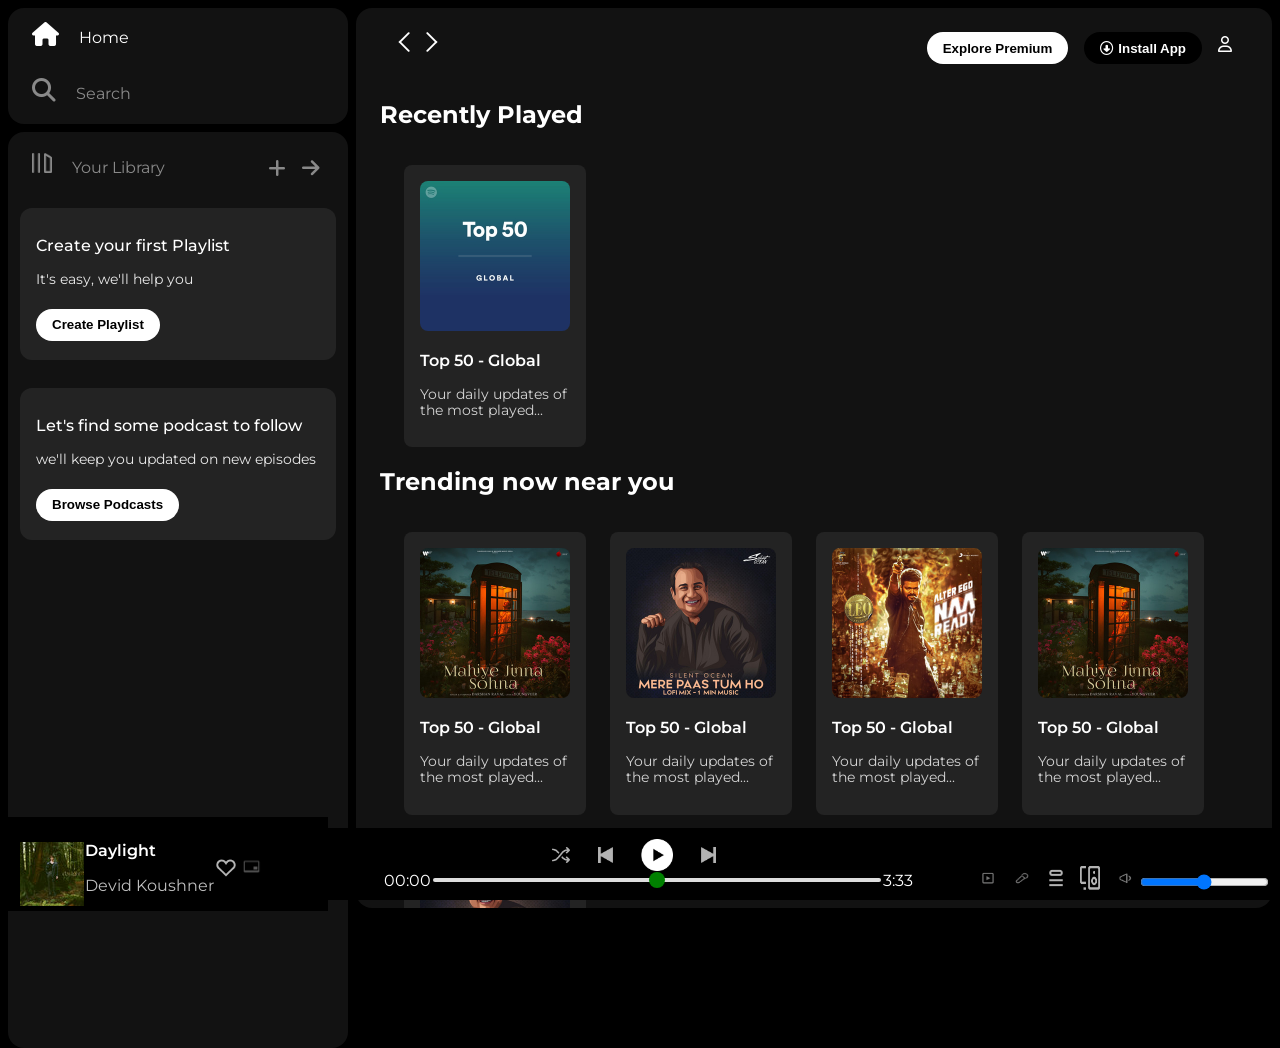
<file: index.html>
<!DOCTYPE html>
<html lang="en">
<head>
    <meta charset="UTF-8">
    <meta name="viewport" content="width=device-width, initial-scale=1.0">
    <title>Clone by Ajay</title>
    <link rel="icon" href="logo.png">
    <link rel="stylesheet" href="style.css">
    <link rel="stylesheet" href="https://cdnjs.cloudflare.com/ajax/libs/font-awesome/6.7.2/css/all.min.css" integrity="sha512-Evv84Mr4kqVGRNSgIGL/F/aIDqQb7xQ2vcrdIwxfjThSH8CSR7PBEakCr51Ck+w+/U6swU2Im1vVX0SVk9ABhg==" crossorigin="anonymous" referrerpolicy="no-referrer" />
    <link rel="preconnect" href="https://fonts.googleapis.com">
    <link rel="preconnect" href="https://fonts.gstatic.com" crossorigin>
    <link href="https://fonts.googleapis.com/css2?family=Montserrat:ital,wght@0,100..900;1,100..900&display=swap" rel="stylesheet">
</head>
<body>
    <div class="main">
        <div class="sidebar">
            <div class="nav">
                <div class="nav-option" style="opacity: 1;">
                    <i class="fa-solid fa-house"></i>
                    <a href="#">Home</a>
                </div>
                <div class="nav-option">
                    <i class="fa-solid fa-magnifying-glass"></i>
                    <a href="#">Search</a>
                </div>
            </div>
            <div class="library">
                <div class="options">
                    <div class="lib-option nav-option">
                        <img src="library_icon.png">
                        <a href="#">Your Library</a>
                    </div>
                    <div class="icons">
                        <i class="fa-solid fa-plus"></i>
                        <i class="fa-solid fa-arrow-right"></i>
                    </div>
                </div>
                <div class="lib-box">
                    <div class="box">
                        <p class="box-p1">Create your first Playlist</p>
                        <p class="box-p2">It's easy, we'll help you</p>
                        <button class="badge">Create Playlist</button>
                    </div>
                    <div class="box">
                        <p class="box-p1">Let's find some podcast to follow</p>
                        <p class="box-p2">we'll keep you updated on new episodes</p>
                        <button class="badge">Browse Podcasts</button>
                    </div>
                </div>
            </div>
        </div>
        <div class="main-content">
            <div class="sticky-nav">
                <div class="sticky-nav-icons">
                    <img src="backward_icon.png">
                    <img src="forward_icon.png" class="hide">
                </div>
                <div class="sticky-nav-options">
                    <button class="badge nav-items hide">Explore Premium</button>
                    <button class="badge nav-items dark-badge"><i class="fa-regular fa-circle-down" style="margin-right: 5px;"></i>Install App</button>
                    <i class="fa-regular fa-user nav-items"></i>
                </div>
            </div>


                <h2>Recently Played</h2>
                <div class="cards-container">
                    <div class="card">
                        <img src="card1img.jpeg" class="card-img">
                        <p class="card-title">Top 50 - Global</p>
                        <p class="card-info">Your daily updates of the most played...</p>
                    </div>
                </div>


                <h2>Trending now near you</h2>
                <div class="cards-container">
                    <div class="card">
                        <img src="card2img.jpeg" class="card-img">
                        <p class="card-title">Top 50 - Global</p>
                        <p class="card-info">Your daily updates of the most played...</p>
                    </div>
                    <div class="card">
                        <img src="card3img.jpeg" class="card-img">
                        <p class="card-title">Top 50 - Global</p>
                        <p class="card-info">Your daily updates of the most played...</p>
                    </div>
                    <div class="card">
                        <img src="card4img.jpeg" class="card-img">
                        <p class="card-title">Top 50 - Global</p>
                        <p class="card-info">Your daily updates of the most played...</p>
                    </div>
                    <div class="card">
                        <img src="card2img.jpeg" class="card-img">
                        <p class="card-title">Top 50 - Global</p>
                        <p class="card-info">Your daily updates of the most played...</p>
                    </div>
                    <div class="card">
                        <img src="card3img.jpeg" class="card-img">
                        <p class="card-title">Top 50 - Global</p>
                        <p class="card-info">Your daily updates of the most played...</p>
                    </div>
                </div>

                <h2>Featured Charts</h2>
                <div class="cards-container">
                    <div class="card">
                        <img src="card5img.jpeg" class="card-img">
                        <p class="card-title">Top Songs - Global</p>
                        <p class="card-info">Your daily updates of the most played...</p>
                    </div>
                    <div class="card">
                        <img src="card6img.jpeg" class="card-img">
                        <p class="card-title">Top Songs - India</p>
                        <p class="card-info">Your daily updates of the most played...</p>
                    </div>
                    <div class="card">
                        <img src="card1img.jpeg" class="card-img">
                        <p class="card-title">Top 50 - Global</p>
                        <p class="card-info">Your daily updates of the most played...</p>
                    </div>
                </div>
            <div class="footer">
                <div class="line"></div>
            </div>

        </div>
        <div class="music-player">
            <div class="album">
              <div class="album-set">
                <div class="album-img">
                    <img src="album_picture.jpeg" >
                </div>
                <div class="paragraph">
                    <p class="artist" style="font-weight: 600;">Daylight</p>
                    <p class="artist" style="opacity: 0.75;">Devid Koushner</p>
                </div>
                <div class="album-icon">
                    <img src="album_icon1.png" style="margin-right: 2px;">
                    <img src="album_icon2.png" class="ai">
                </div>
              </div> 
            </div>
            <div class="player">
                <div class="player-controls">
                    <img src="player_icon1.png" class="player-control-icon">
                    <img src="player_icon2.png" class="player-control-icon">
                    <img src="player_icon3.png" class="player-control-icon" style="opacity: 1; height: 2rem;">
                    <img src="player_icon4.png" class="player-control-icon">
                </div>
                <div class="playback-bar">
                    <span class="current-time">00:00</span>
                    <input type="range" min="0" max="100" class="progress-bar" step="1">
                    <span class="total-time">3:33</span>
                </div>
            </div>
            <div class="control">
                <div class="control-icons">
                    <img src="controls_icon1.png" class="controls-icons">
                    <img src="controld_icon2.png"class="controls-icons">
                    <img src="controls_icon3.png"class="controls-icons">
                    <img src="controls_icon4.png"class="controls-icons">
                    <img src="controls_icon5.png"class="controls-icons">

                    <input type="range" min="1" max="100" value="50" class="control-icons" id="myRange">
                </div>
            </div>
        </div>
    </div>
</body>
</html>
</file>
<file: style.css>
body{
    font-family: "Montserrat", sans-serif;
    margin: 0;
    background-color: black;
    color: white;
    overflow: hidden;
}
.main{
    display: flex;
    height: 100vh;
    padding: 0.5rem;
}
.sidebar{
    background-color: #000;
    width: 340px;
    border-radius: 1rem;
    margin-right: 0.5rem;
}
.main-content{
    background-color: #121212;
    flex: 1;
    border-radius: 1rem;
    overflow: auto;
    padding: 0 1.5rem 0 1.5rem;
}
.music-player{
    background-color: black;
    position: fixed;
    bottom: 0;
    width: 100%;
    height: 72px;
}
a{
    text-decoration: none;
    color: #fff;
}
.nav{
    background-color: #121212;
    border-radius: 1rem;
    display: flex;
    flex-direction: column;
    justify-content: center;
    height: 100px;
    padding: 0.5rem 0.75rem;
}
.nav-option{
    line-height: 2.5rem;
    opacity: 0.5;
    padding: 0.5rem 0.75rem;
}
.nav-option:hover{
    opacity: 1;
}
.nav-option i{
    font-size: 1.5rem;
}
.nav-option a{
    font-size: 1rem;
    margin-left: 1rem;
}
.library{
    background-color: #121212;
    border-radius: 1rem;
    height: 100%;
    margin-top: 0.5rem;
    padding: 0.5rem 0.75rem;
}
.options{
    display: flex;
    justify-content: space-between;
    align-items: center;
}
.lib-option img{
    height: 1.25rem;
    width: 1.25rem;
}
.icons{
    font-size: 1.25rem;
    display: flex;
}
.icons i{
    opacity: 0.5;
    margin-right: 1rem;
}
.icons i:hover{
    opacity: 1;
}
.box{
    background-color: #232323;
    height: 8rem;
    border-radius: .75rem;
    margin: 0.75rem 0 1.75rem 0;
    padding: 0.75rem 1rem;
}
.box-p1{
    font-size: 1rem;
    font-weight: 500;
}
.box-p2{
    font-size: 0.85rem;
    opacity: 0.9;
}
.badge{
    background-color: #fff;
    border: none;
    border-radius: 100px;
    padding: 0.25rem 1rem;
    font-weight: 700;
    margin-top: 0.5rem;
    height: 2rem;
    width: fit-content;
}
.dark-badge{
    background-color: #000;
    color: #fff;
}
.sticky-nav{
    position: sticky;
    top: 0;
    background-color: #121212;
    display: flex;
    justify-content: space-between;
    align-items: center;
    padding: 1rem 0 1rem 0;
    z-index: 10;
}
.sticky-nav-icons{
    margin-left: 0.75rem;
}
.sticky-nav-options{
    display: flex;
    justify-content: center;
    align-items: center;
}
.nav-items{
    margin-right: 1rem;
}
@media (max-width: 1000px){
    .hide{
        display: none;
    }
}
.card{
    background-color: #232323;
    width: 150px;
    border-radius: 0.5rem;
    padding: 1rem;
    margin-left: 1.5rem;
    margin-top: 1rem;
}
.cards-container{
    display: flex;
    flex-wrap: wrap;
}
.card-img{
    width: 100%;
    border-radius: 0.5rem;
}
.card-title{
    font-weight: 600;
}
.card-info{
    font-size: 0.85rem;
    opacity: 0.8;
}
.footer{
    height: 300px;
    display: flex;
    align-items: center;
    justify-content: center;
}
.line{
    height: 50%;
    width: 90%;
    border-top: 1px solid white;
    opacity: 0.4;
}
.music-player{
    display: flex;
    justify-content: space-between;
    align-items: center;
}
.album{
    width: 25%;
    background-color:black;
}
.player{
    width: 50%;
}
.control{
    width: 25%;
}
.player-controls{
    display: flex;
    justify-content: center;
    align-items: center;
}
.player-control-icon{
    height: 1rem;
    margin-right: 1.75rem;
    opacity: 0.7;
}
.player-control-icon:hover{
    opacity: 1;
}
.playback-bar{
    display: flex;
    justify-content: center;
    align-items: center;
}
.progress-bar{
    width: 70%;
    appearance: none;
    background-color: transparent;
    cursor: pointer;
}
.progress-bar::-webkit-slider-runnable-track{
    background-color: #ddd;
    border-radius: 100px;
    height: 0.2rem;
}
.progress-bar::-webkit-slider-thumb{
    appearance: none;
    height: 1rem;
    width: 1rem;
    background-color: green;
    border-radius: 50%;
    margin-top: -6px;
}
.album-set{
    display: flex;
    justify-content: space-around;
    align-items: center;
    margin: 0.5rem 0.5rem 0 0.75rem;
}
.album-icon{
    height: 1.75rem;
    margin-right: 1.75rem;
    opacity: 0.7;
    display: flex;
    justify-content: center;
    align-items: center;
}
.album-img{
    height: 1.5rem;
    margin-top: -1.75rem;
}
.ai{
    height: 1.75rem;
    margin-right: 1.75rem;
    opacity: 0.7;
    display: flex;
    justify-content: center;
    align-items: center;
}
.album-icon:hover{
    opacity: 1;
}
.controls-icons{
    height: 1.50rem;
    width: 20px;
    opacity: 0.7;
    justify-content: space-between;
    margin-top: 2rem;
    margin-left: 10px;
}
.controls-icons:hover{
    opacity: 1;
}
</file>
